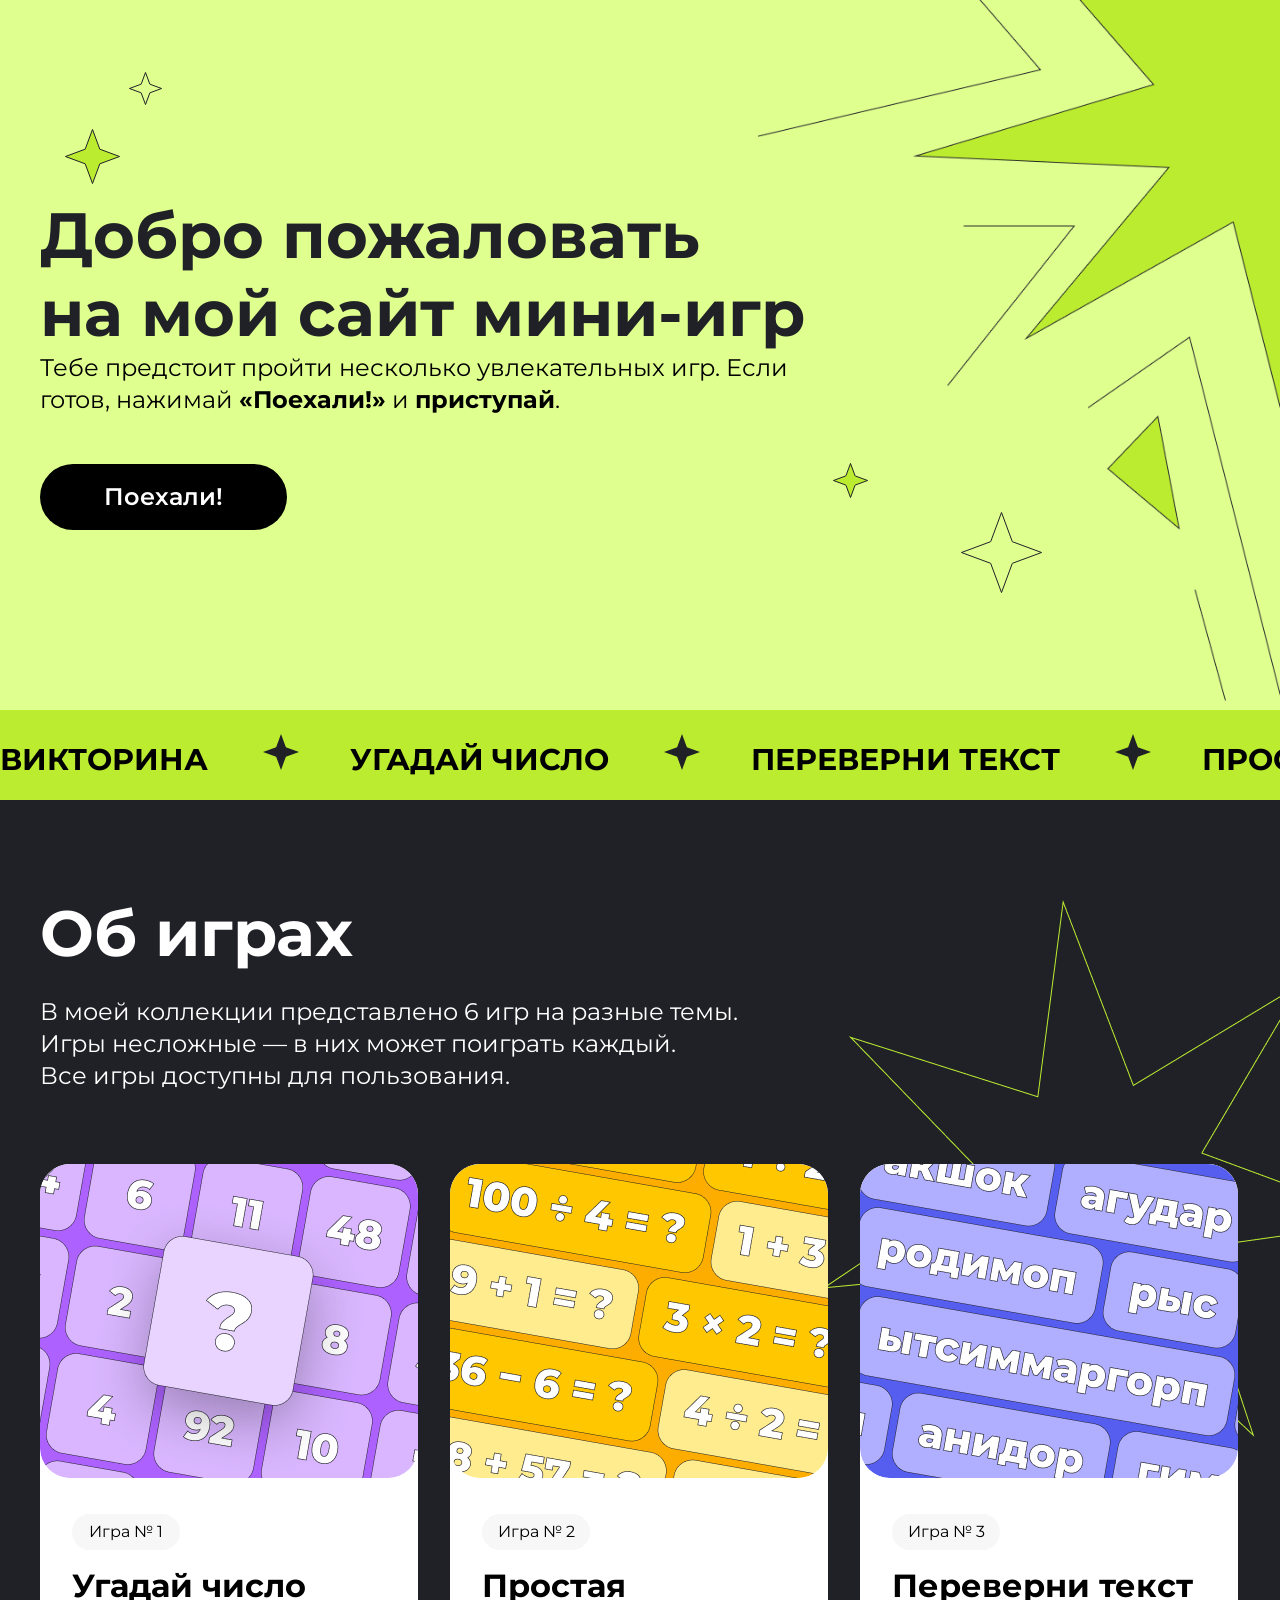
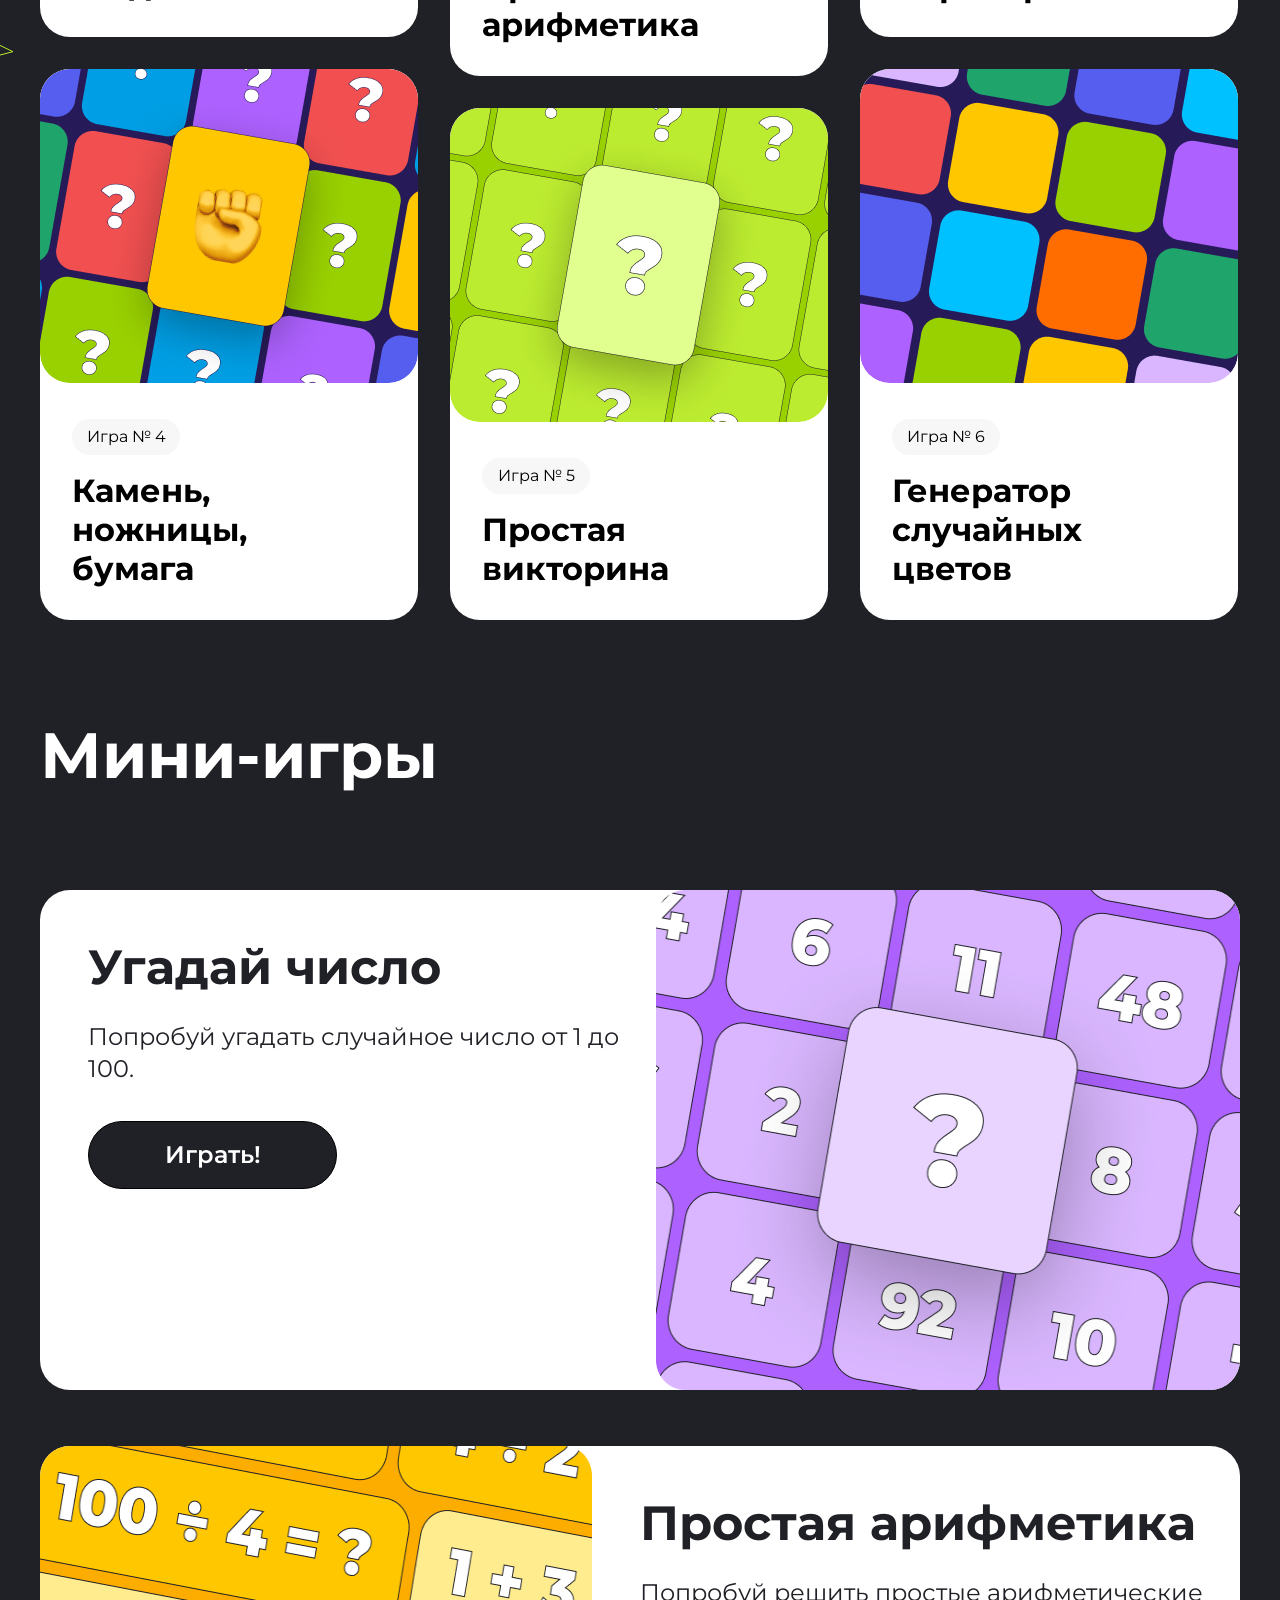
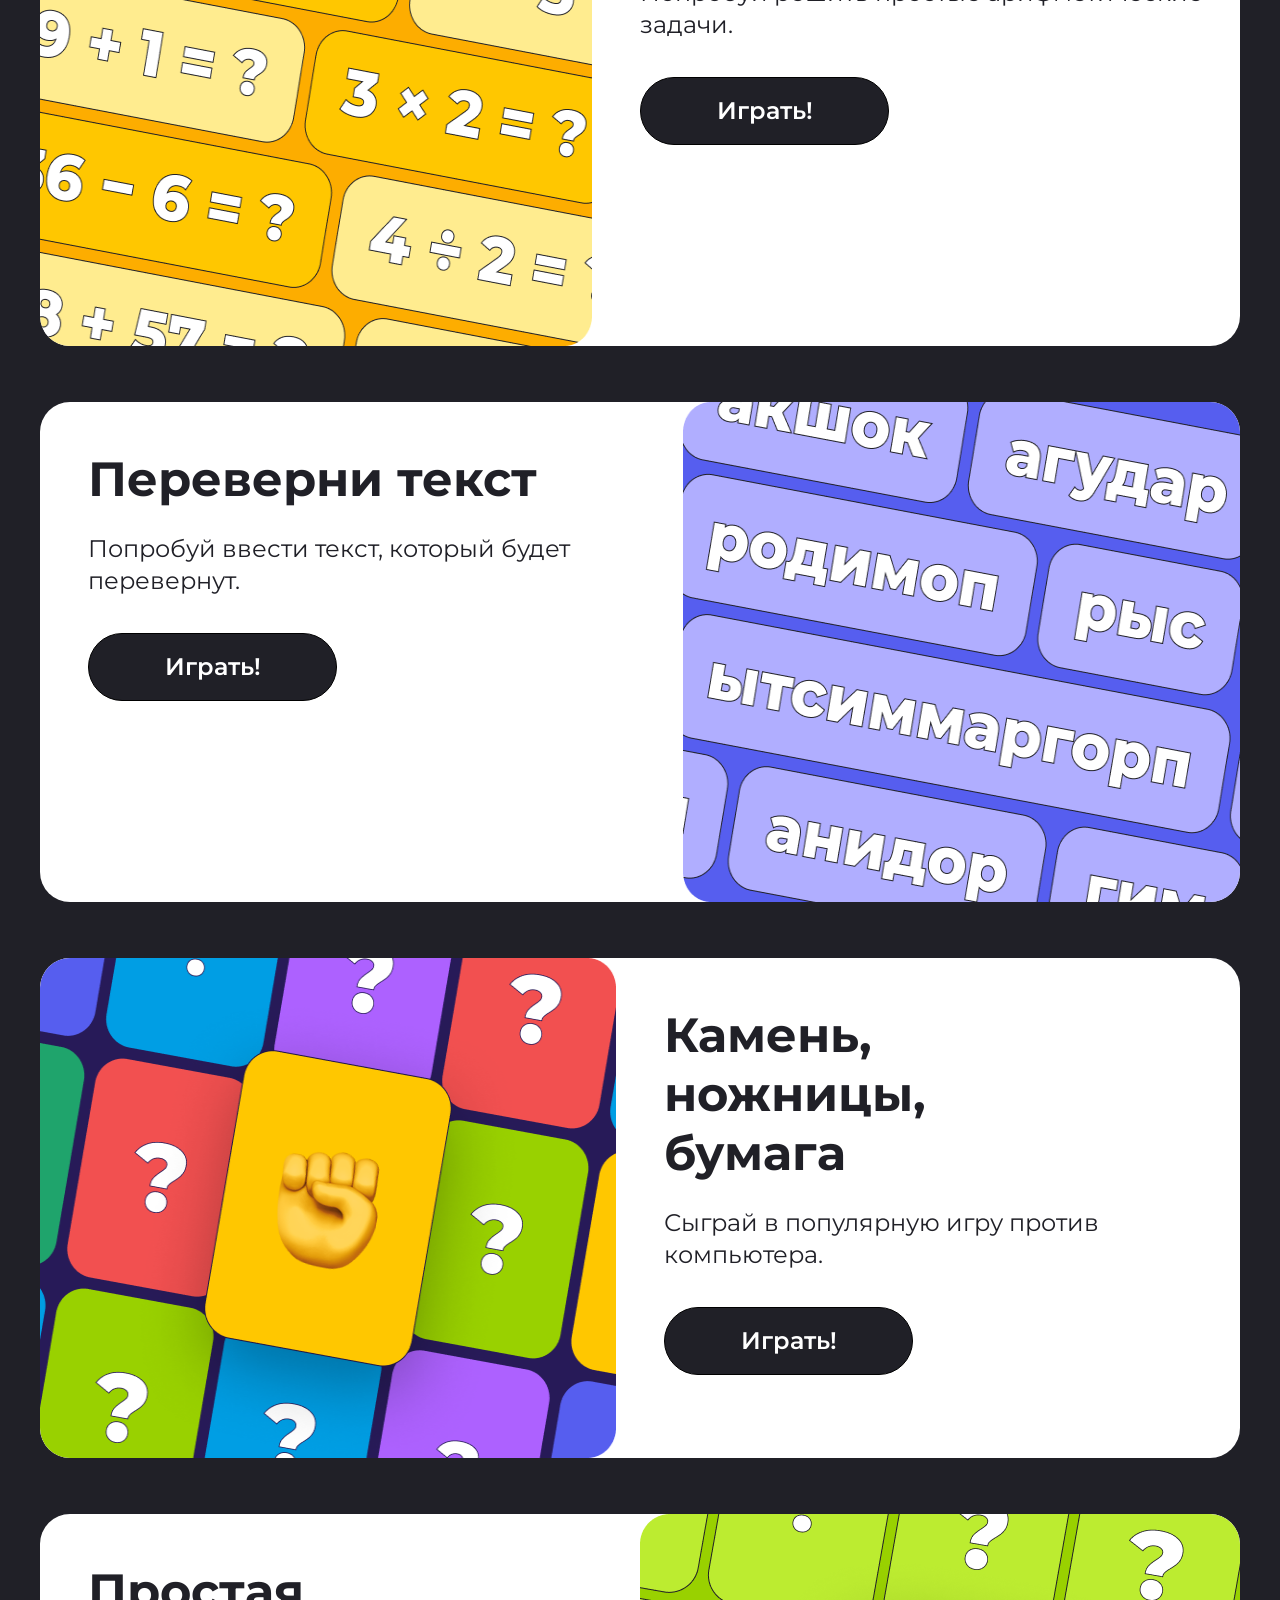
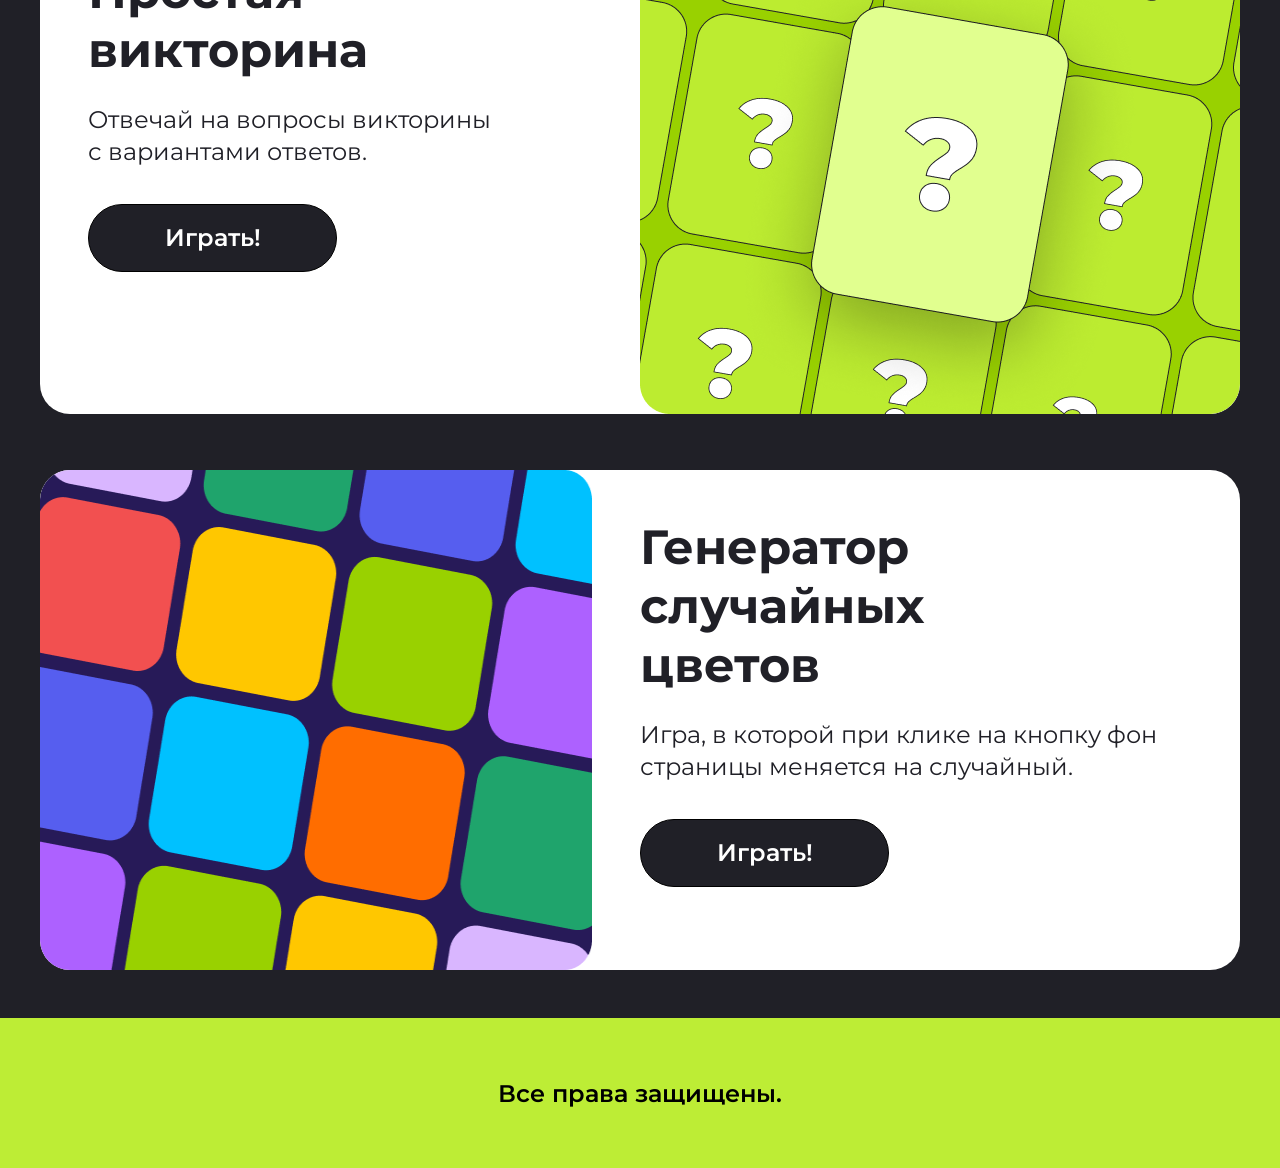
<file: index.html>
<!DOCTYPE html>
<html lang="ru">
<head>
    <meta charset="UTF-8">
    <meta name="viewport" content="width=device-width, initial-scale=1.0">
    <link rel="stylesheet" href="style.css">
    <link href="https://fonts.googleapis.com/css2?family=Montserrat:wght@400;500;600;700&display=swap" rel="stylesheet">
    <title>Document</title>
</head>
<body>
    <div class="top center">
<svg class="top__star top__star-1" width="35" height="35" viewBox="0 0 35 35" fill="none" xmlns="http://www.w3.org/2000/svg">
<path d="M21.7578 12.9473L21.8379 13.1621L22.0527 13.2422L33.5586 17.5L22.0527 21.7578L21.8379 21.8379L21.7578 22.0527L17.5 33.5586L13.2422 22.0527L13.1621 21.8379L12.9473 21.7578L1.44043 17.5L12.9473 13.2422L13.1621 13.1621L13.2422 12.9473L17.5 1.44043L21.7578 12.9473Z" stroke="#202027"/>
</svg>

<svg class="top__star top__star-2" width="57" height="57" viewBox="0 0 57 57" fill="none" xmlns="http://www.w3.org/2000/svg">
<path d="M35.7285 20.9756L35.8086 21.1914L36.0244 21.2715L55.5586 28.5L36.0244 35.7285L35.8086 35.8086L35.7285 36.0244L28.5 55.5586L21.2715 36.0244L21.1914 35.8086L20.9756 35.7285L1.44043 28.5L20.9756 21.2715L21.1914 21.1914L21.2715 20.9756L28.5 1.44043L35.7285 20.9756Z" fill="#BCEC30" stroke="#202027"/>
</svg>

<svg class="top__star top__star-3" width="37" height="37" viewBox="0 0 37 37" fill="none" xmlns="http://www.w3.org/2000/svg">
<path d="M23.0273 13.6768L23.1074 13.8926L23.3232 13.9727L35.5586 18.5L23.3232 23.0273L23.1074 23.1074L23.0273 23.3232L18.5 35.5586L13.9727 23.3232L13.8926 23.1074L13.6768 23.0273L1.44043 18.5L13.6768 13.9727L13.8926 13.8926L13.9727 13.6768L18.5 1.44043L23.0273 13.6768Z" fill="#BCEC30" stroke="#202027"/>
</svg>

<svg class="top__star top__star-4" width="83" height="83" viewBox="0 0 83 83" fill="none" xmlns="http://www.w3.org/2000/svg">
<path d="M52.2402 30.4648L52.3193 30.6807L52.5352 30.7598L81.5586 41.5L52.5352 52.2402L52.3193 52.3193L52.2402 52.5352L41.5 81.5586L30.7598 52.5352L30.6807 52.3193L30.4648 52.2402L1.44043 41.5L30.4648 30.7598L30.6807 30.6807L30.7598 30.4648L41.5 1.44043L52.2402 30.4648Z" stroke="#202027"/>
</svg>

        <div class="top__content">
            <h1 class="top__text">Добро<br class="top__content-space"> пожаловать <br>на мой сайт<br class="top__content-space"> мини-игр</h1>
            <p class="top__description">Тебе предстоит пройти несколько увлекательных игр. Если готов, нажимай <strong>«Поехали!»</strong> и <strong>приступай</strong>.</p>
            <div class="top__button">
                <a href="#about-games" class="top__button-custom">Поехали!</a>
            </div>
        </div>
        <div class="top__decor">
    <img src="./img/headerline.png" alt="star">
        </div> 
        <div class="top__decor-mobile">
    <img src="./img/Vector.png" alt="star">
        </div> 
    </div>


    <nav class="mini-games-nav ">
        <div class="mini-games-nav__container">
            <div>
<a href="#" class="mini-games-nav__item">ВИКТОРИНА</a>
  <span class="mini-games-nav__separator "><svg width="36" height="36" viewBox="0 0 36 36" fill="none" xmlns="http://www.w3.org/2000/svg">
    <path d="M18 0L22.8616 13.1384L36 18L22.8616 22.8616L18 36L13.1384 22.8616L0 18L13.1384 13.1384L18 0Z" fill="#202027"/>
  </svg></span>
            </div>
            <div>
  <a href="#" class="mini-games-nav__item ">УГАДАЙ ЧИСЛО</a>
  <span class="mini-games-nav__separator "><svg width="36" height="36" viewBox="0 0 36 36" fill="none" xmlns="http://www.w3.org/2000/svg">
    <path d="M18 0L22.8616 13.1384L36 18L22.8616 22.8616L18 36L13.1384 22.8616L0 18L13.1384 13.1384L18 0Z" fill="#202027"/>
  </svg></span> 
            </div>
            <div>
            <a href="#" class="mini-games-nav__item ">ПЕРЕВЕРНИ ТЕКСТ</a>
  <span class="mini-games-nav__separator  "><svg width="36" height="36" viewBox="0 0 36 36" fill="none" xmlns="http://www.w3.org/2000/svg">
    <path d="M18 0L22.8616 13.1384L36 18L22.8616 22.8616L18 36L13.1384 22.8616L0 18L13.1384 13.1384L18 0Z" fill="#202027"/>
  </svg></span>
            </div>
            <div>
  <a href="#" class="mini-games-nav__item ">ПРОСТАЯ АРИФМЕТИКА</a>
  <span class="mini-games-nav__separator  "><svg width="36" height="36" viewBox="0 0 36 36" fill="none" xmlns="http://www.w3.org/2000/svg">
    <path d="M18 0L22.8616 13.1384L36 18L22.8616 22.8616L18 36L13.1384 22.8616L0 18L13.1384 13.1384L18 0Z" fill="#202027"/>
  </svg></span>
            </div>
            <div>
  <a href="#" class="mini-games-nav__item ">КАМЕНЬ, НОЖНИЦЫ, БУМАГА</a>
  <span class="mini-games-nav__separator  "><svg width="36" height="36" viewBox="0 0 36 36" fill="none" xmlns="http://www.w3.org/2000/svg">
    <path d="M18 0L22.8616 13.1384L36 18L22.8616 22.8616L18 36L13.1384 22.8616L0 18L13.1384 13.1384L18 0Z" fill="#202027"/>
  </svg></span>
            </div>
            <div>
  <a href="#" class="mini-games-nav__item ">ГЕНЕРАТОР СЛУЧАЙНЫХ ЧИСЕЛ</a>
  <span class="mini-games-nav__separator  "><svg width="36" height="36" viewBox="0 0 36 36" fill="none" xmlns="http://www.w3.org/2000/svg">
    <path d="M18 0L22.8616 13.1384L36 18L22.8616 22.8616L18 36L13.1384 22.8616L0 18L13.1384 13.1384L18 0Z" fill="#202027"/>
  </svg></span>
            </div>
        </div>
    </nav>


    <nav class="mobile-games-nav ">
        <div class="mobile-games-nav__container">
            <div>
<a href="#" class="mobile-games-nav__item">ВИКТОРИНА</a>
  <span class="mobile-games-nav__separator  "><svg width="36" height="36" viewBox="0 0 36 36" fill="none" xmlns="http://www.w3.org/2000/svg">
    <path d="M18 0L22.8616 13.1384L36 18L22.8616 22.8616L18 36L13.1384 22.8616L0 18L13.1384 13.1384L18 0Z" fill="#202027"/>
  </svg></span>
            </div>
            <div>
  <a href="#" class="mobile-games-nav__item mobile-games-nav__position">УГАДАЙ ЧИСЛО</a>
            </div>  
        </div> 
    </nav>


    <div class="about-games center">
<div class=" about-games__star about-games__star--small">
  <img src="data:image/svg+xml,%3Csvg%20width%3D%2232%22%20height%3D%2232%22%20viewBox%3D%220%200%2032%2032%22%20fill%3D%22none%22%20xmlns%3D%22http%3A%2F%2Fwww.w3.org%2F2000%2Fsvg%22%3E%3Cpath%20d%3D%22M19.7299%2011.9161L19.7892%2012.1375L19.9965%2012.2377L29.7633%2016.9489L19.282%2019.7301L19.0596%2019.7894L18.9593%2019.9966L14.2472%2029.7633L11.467%2019.2821L11.4077%2019.0597L11.2015%2018.9596L1.43379%2014.2474L11.9159%2011.4672L12.1374%2011.4079L12.2375%2011.2016L16.9487%201.43382L19.7299%2011.9161Z%22%20stroke%3D%22%23BCEC30%22%2F%3E%3C%2Fsvg%3E" alt="Star">
</div>
<div class="about-games__star about-games__star--big ">
  <img src="data:image/svg+xml,%3Csvg%20width%3D%2255%22%20height%3D%2255%22%20viewBox%3D%220%200%2055%2055%22%20fill%3D%22none%22%20xmlns%3D%22http%3A%2F%2Fwww.w3.org%2F2000%2Fsvg%22%3E%3Cpath%20d%3D%22M34.7319%2020.6643L34.7912%2020.8867L34.9985%2020.986L52.916%2029.6302L33.6877%2034.7322L33.4652%2034.7914L33.365%2034.9987L24.7208%2052.9162L19.6188%2033.6878L19.5605%2033.4655L19.3533%2033.3653L1.43475%2024.7209L20.6641%2019.619L20.8865%2019.5608L20.9857%2019.3534L29.63%201.43493L34.7319%2020.6643Z%22%20stroke%3D%22%23BCEC30%22%2F%3E%3C%2Fsvg%3E" alt="Star">
</div>
        <div class="about-games__container">
            <section class="about-games__section">
                <h2 class="about-games__title " id="about-games">Об играх</h2>
                <p class="about-games__description">В моей коллекции представлено 6 игр на разные темы.<br>Игры несложные — в них может поиграть каждый.<br>Все игры доступны для пользования.</p>
            </section>
        </div>



<div class="about-games__decor">
    <img class="star" src="./img/Star.png" alt="">
</div>

        <div class="about-games__cards">
            <div class="about-games__card">
                <a href="#Guess__numbers" class="about-games__card-link">
                    <section class="about-games__card-section">
                <div><img class="about-games__card-image" src="./img/обложка.png" alt="Обложка"></div>
                <div class="about-games__card-content">
                    <div class="about-games__games">Игра № 1</div>
                    <h3 class="about-games__card-title">Угадай число</h3>
                </div>
            </section>
            </a>

                <a href="#Rock__scissors-paper" class="about-games__card-link">
                    <section class="about-games__card-long">
                <div><img class="about-games__card-image" src="./img/paper.png" alt="Обложка"></div>
                <div class="about-games__card-content">
                    <div class="about-games__games">Игра № 4</div>
                    <h3 class="about-games__card-title">Камень,<br>ножницы,<br>бумага</h3>
                </div>
            </section>
            </a>
            </div>

            <div class="about-games__card">
                <a href="#Simple__arithmetic" class="about-games__card-link">
            <section class="about-games__card-center">
                <div><img class="about-games__card-image" src="./img/арифметика.png" alt="Обложка"></div>
                <div class="about-games__card-content">
                    <div class="about-games__games">Игра № 2</div>
                    <h3 class="about-games__card-title">Простая<br>арифметика</h3>
                </div>
            </section>
            </a>

                <a href="#simple__quiz" class="about-games__card-link">
            <section class="about-games__card-center">
                <div><img class="about-games__card-image" src="./img/victory.png" alt="Обложка"></div>
                <div class="about-games__card-content">
                    <div class="about-games__games">Игра № 5</div>
                    <h3 class="about-games__card-title">Простая<br>викторина</h3>
                </div>
            </section>
            </a>
            </div>

            <div class="about-games__card">
                <a href="#Turn__text" class="about-games__card-link">
            <section class="about-games__card-section">
                <div><img class="about-games__card-image" src="./img/turntext.png" alt="Обложка"></div>
                <div class="about-games__card-content">
                    <div class="about-games__games">Игра № 3</div>
                    <h3 class="about-games__card-title">Переверни текст</h3>
                </div>
            </section>
            </a>

                <a href="#Color__generator" class="about-games__card-link">
            <section class="about-games__card-long">
                <div><img class="about-games__card-image" src="./img/randomcolor.png" alt="Обложка"></div>
                <div class="about-games__card-content">
                    <div class="about-games__games">Игра № 6</div>
                    <h3 class="about-games__card-title">Генератор<br>случайных<br>цветов</h3>
                </div>
            </section>
            </a>
            </div>
        </div>

    </div>
    <div class="mini-games center">
        <h2 class="mini-games__text">Мини-игры</h2>

        <div class="mini-games__card">
            <div class="mini-games__left">
                <h3 class="mini-games__name " id="Guess__numbers">Угадай число</h3>
                <p class="mini-games__description">Попробуй угадать случайное число от 1 до 100.</p>
                <div class="mini-games__button">
                <a href="#" id="randomNumber" class="mini-games__button-custom">Играть!</a>
                </div>
            </div>
            <div><img class="mini-games__image" src="./img/miniGames1.png" alt="Обложка"></div>
        </div>

        <div class="mini-games__card mini-games__flip mini-games__two">
            <div class="mini-games__left ">
                <h3 class="mini-games__name" id="Simple__arithmetic">Простая арифметика</h3>
                <p class="mini-games__description">Попробуй решить простые арифметические задачи.</p>
                <div class="mini-games__button">
                <a href="#" id="mathNumber" class="mini-games__button-custom">Играть!</a>
                </div>
            </div>
            <div><img class="mini-games__image" src="./img/miniGames2.png" alt="Обложка"></div>
        </div>

        <div class="mini-games__card mini-games__two">
            <div class="mini-games__left ">
                <h3 class="mini-games__name " id ="Turn__text">Переверни <br class="mini-games__br"> текст</h3>
                <p class="mini-games__description">Попробуй ввести текст, который будет перевернут.</p>
                <div class="mini-games__button">
                <a href="#" id="reverseText" class="mini-games__button-custom">Играть!</a>
                </div>
            </div>
            <div><img class="mini-games__image" src="./img/miniGames3.png" alt="Обложка"></div>
        </div>

        <div class="mini-games__card mini-games__flip mini-games__three">
            <div class="mini-games__left ">
                <h3 class="mini-games__name" id="Rock__scissors-paper">Камень,<br>ножницы,<br>бумага</h3>
                <p class="mini-games__description">Сыграй в популярную игру против компьютера.</p>
                <div class="mini-games__button">
                <a href="#" id="rockPaper" class="mini-games__button-custom">Играть!</a>
                </div>
            </div>
            <div><img class="mini-games__image" src="./img/miniGames4.png" alt="Обложка"></div>
        </div>

        <div class="mini-games__card mini-games__two">
            <div class="mini-games__left">
                <h3 class="mini-games__name" id="simple__quiz">Простая<br>викторина</h3>
                <p class="mini-games__description">Отвечай на вопросы викторины<br> с вариантами ответов.</p>
                <div class="mini-games__button">
                <a href="#" id="Quiz" class="mini-games__button-custom">Играть!</a>
                </div>
            </div>
            <div><img class="mini-games__image" src="./img/miniGames5.png" alt="Обложка"></div>
        </div>

        <div class="mini-games__card mini-games__flip mini-games__four">
            <div class="mini-games__left ">
                <h3 class="mini-games__name" id="Color__generator" >Генератор<br>случайных<br>цветов</h3>
                <p class="mini-games__description">Игра, в которой при клике на кнопку фон страницы меняется на случайный.</p>
                <div class="mini-games__button">
                <a href="#" id="Generator" class="mini-games__button-custom">Играть!</a>
                </div>
            </div>
            <div><img class="mini-games__image" src="./img/miniGames6.png" alt="Обложка"></div>
        </div>

    </div>

    <footer class="footer center">
        <h3 class="footer__text">Все права защищены.</h3>
    </footer>

    <script src="script.js"></script>
    <script src="hw-2.js"></script>
    <script src="hw-3.js"></script>
    <script src="hw-4.js"></script>
    <script src="hw-5.js"></script>
    <script src="hw-6.js"></script>
    <script src="hw-7.js"></script>
    <script src="hw-8.js"></script>
</body>
</html>
</file>
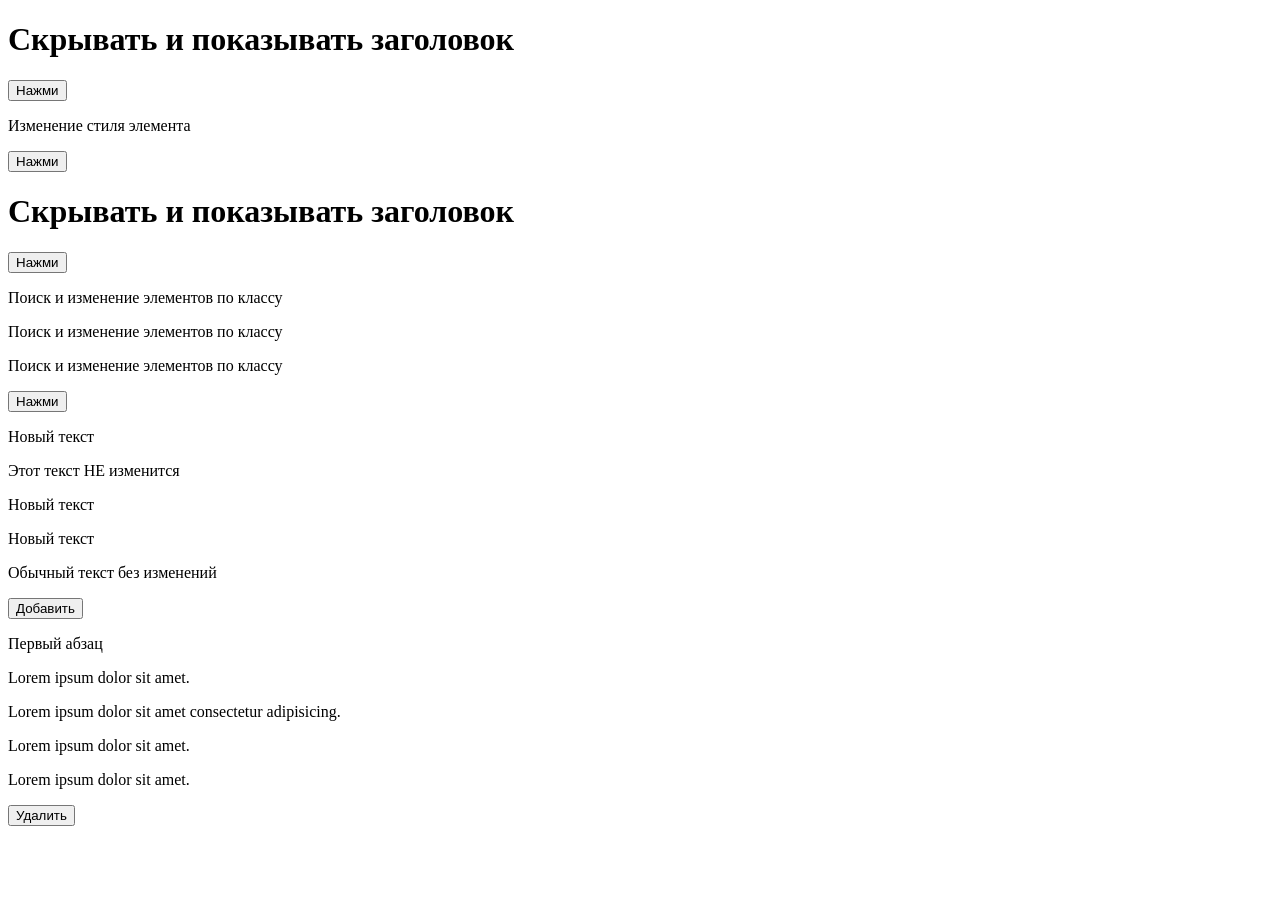
<file: hw-8.html>
<!DOCTYPE html>
<html lang="en">
<head>
    <meta charset="UTF-8">
    <meta name="viewport" content="width=device-width, initial-scale=1.0">
    <title>Document</title>
    <style>
        .hidden {
            display: none;
        }
    </style>
</head>
<body>
    <!--  Задание 1  -->
    <div>
        <h1 id = "header">Скрывать и показывать заголовок</h1>
        <button id = "toggleBtn">Нажми</button>
    </div>

    <!--  Задание 2  -->
    <div>
        <p class="paragraph">Изменение стиля элемента</p>
        <button id = "Button">Нажми</button>
    </div>

    <!-- Задание 3 -->
    <div>
        <h1 class="heading">Скрывать и показывать заголовок</h1>
        <button id = "btn">Нажми</button>
    </div>

    <!-- Задание 4 -->
     <div>
        <p class="description">Поиск и изменение элементов по классу</p>
        <p class="description">Поиск и изменение элементов по классу</p>
        <p class="description">Поиск и изменение элементов по классу</p>
        <button id = "click">Нажми</button>
    </div>

    <!-- Задание 5 -->
        <div>
    <p class="description__new">Этот текст изменится</p>
    <p>Этот текст НЕ изменится</p>
    <p class="description__new">Этот текст тоже изменится</p>
    <p class="description__new">И этот тоже</p>
    <p>Обычный текст без изменений</p>
        </div>
    

    <!-- Задание 6 -->
        <div>
    <button class="btn__add">Добавить </button>
        </div>

    <!-- Задание 7 -->
    <div>
        <P class="description__remove">Первый абзац</P>
        <P class="description__remove">Lorem ipsum dolor sit amet.</P>
        <P class="description__remove">Lorem ipsum dolor sit amet consectetur adipisicing.</P>
        <P class="description__remove">Lorem ipsum dolor sit amet.</P>
        <P class="description__remove">Lorem ipsum dolor sit amet.</P>
        <button class="btn__remove">Удалить</button>
    </div>
    

 <script>
    // Задание 1
    const headerEl = document.querySelector('#header');
    const toggleBtnEl = document.querySelector('#toggleBtn');

    toggleBtnEl.addEventListener('click', function () {
            headerEl.classList.toggle('hidden');
        });

    // Задание 2
        const paragraphEl = document.querySelector('.paragraph');
        const ButtonEl = document.querySelector('#Button');

        ButtonEl.addEventListener('click', function () {
            paragraphEl.style.color = 'blue';
        });

    // Задание 3
        const headingEL = document.querySelector('.heading');
        const btnEl = document.querySelector('#btn');

        btnEl.addEventListener('click', function () {
            headingEL.textContent = 'Привет, мир!';
        });

    // Задание 4
    const descriptionEl = document.querySelectorAll('.description');
    const clickEl = document.querySelector('#click');

    clickEl.addEventListener('click', function () {
        
        descriptionEl.forEach(function(element) {
            element.textContent = 'Измененный текст!';
        });
    });

    // Задание 5
    const descriptionElements = document.querySelectorAll('.description__new');

        descriptionElements.forEach(function(element) {
            element.textContent = 'Новый текст';
        });

    console.log('Текст изменен у ' + descriptionElements.length + ' элементов.');

    // Задание 6
    const btnAdd = document.querySelector('.btn__add');

    btnAdd.addEventListener('click', function () {
        const newParagraph = document.createElement('p');
        newParagraph.textContent = 'Новый абзац';
        document.body.appendChild(newParagraph);
    });

    // Задание 7

    const btnRemove = document.querySelector('.btn__remove');

    btnRemove.addEventListener('click', function () {
        const descriptionElements = document.querySelector('.description__remove');
        descriptionElements.remove();
    });


 </script>   
</body>
</html>
</file>
<file: style.css>
* {
  margin: 0;
  padding: 0;
}

html {
  scroll-behavior: smooth;
}

.center {
  padding-left: calc(50% - 600px);
  padding-right: calc(50% - 600px);
}


/* Звезды */

.top__decor-mobile{
    display: none;
}

.top__star {
    position: absolute;
}

/* Positions */
.top__star-1 { top: 10%; left: 10%; }
.top__star-2 { top: 18%; left: 5%; }
.top__star-3 { top: 65%; left: 65%; }
.top__star-4 { top: 72%; left: 75%; }
/* Конец звезд */


/* Верхняя часть сайта */
 .top {
  max-width: 1440px;
  height: 710px;
  background-image: url(./img/fon.jpg);
  display: grid;
  grid-template-columns: 1fr 1fr; /* левая и правая часть */
  background: #dfff8f;
  position: relative;
  overflow: hidden;
 }

 .top__content{
    padding-top: 196px;
    width: 769px;
 }

 .top__content-space{
    display: none;
 }

.top__decor img {
  position: absolute;
  top: 0;
  right: 0;
  height: 100%;
  object-fit: cover;
}

 .top__text{
    color: rgba(32, 32, 39, 1);
    font-family: 'Montserrat';
    font-size: 64px;
    font-weight: 700;
    line-height: 78px;
 }

 .top__description{
    font-family: 'Montserrat';
    font-weight: 400;
    font-size: 24px;
    line-height: 32px;
    padding-bottom: 48px;
 }

 .top__button-custom{
    display: inline-block;
    width: 247px;
    background-color: rgb(0, 0, 0);
    color: rgb(255, 255, 255);
    font-family: 'Montserrat';
    font-weight: 600;
    font-size: 24px;
    text-align: center;
    line-height: 66px;
    border-radius: 60px;
    text-decoration: none;
    transition: all 0.4s ease;
 }

 .top__button-custom:hover{
        background-color: rgb(255, 255, 255);
        cursor: pointer;
        color: rgb(0, 0, 0);
}

/* Конец верхней части сайта */


/* анимация скрона влево */

.mini-games-nav {
  background-color: #BCEC30;
  height: 90px;
  overflow: hidden;
  width: 100%;
  position: relative;
  display: flex;
}

.mini-games-nav__container {
  display: flex;
  gap: 51px;
  padding-top: 24px;
  animation: strip-move 10s linear infinite;
  flex-wrap: nowrap;
  white-space: nowrap;
  will-change: transform;
  transform: translateZ(0);
}

.mini-games-nav__item {
  font-family: 'Montserrat';
  font-weight: 700;
  font-size: 30px;
  color: #000;
  text-decoration: none;
  white-space: nowrap;
}

.mini-games-nav__separator {
  flex-shrink: 0;
  display: inline-flex;
  align-items: center;
  margin-left: 51px;
}

@keyframes strip-move {
  0% {
    transform: translateX(0);
  }
  100% {
    transform: translateX(-50%);
  }
}

.mini-games-nav__container:hover {
  animation-play-state: paused;
}
/* Конец навигации мини-игр */

/* Описание игр */


.about-games__star {
  position: relative;
  z-index: 2;
}

.about-games__star--small img {
  position: absolute;
  top: 770px;
   left: -95px;
}

.about-games__star--big img {
  position: absolute;
  top: 822px;
  left: -80px;
}

.about-games{
    position: relative;
    max-width: 1440px;
    height: 1470px;
    background-color: #202027;
}

.about-games__container{
    padding-top: 94px;
    width: 1200px;
}

.about-games__section{
    padding-bottom: 72px;
}

.about-games__title{
    font-family: 'Montserrat';
    font-weight: 700;
    font-size: 64px;
    color: #ffffff;
    padding-bottom: 24px;
}

.about-games__description{
    font-family: 'Montserrat';
    font-weight: 400;
    font-size: 24px;
    line-height: 32px;
    color: #ffffff;
}

/* Конец описания игр */

/* Карточки игр */
.about-games__cards{
    display: flex;
    gap: 32px;
    position: relative;
    z-index: 2;
}

.about-games__card{
    display: flex;
    gap: 32px;
    flex-direction: column;
}


.about-games__card-link{
    text-decoration: none;
    color: #000;
}

.about-games__card-section{
    width: 378px;
    height: 473px;
    background-color: #fff;
    border-radius: 30px;
    transition: all 0.3s ease;
}



.about-games__card-section:hover {
    transform: scale(1.1);
}

.about-games__card-long{
    width: 378px;
    height: 551px;
    background-color: #fff;
    border-radius: 30px;
    transition: all 0.3s ease;
}

.about-games__card-long:hover{
    transform: scale(1.1);
}

.about-games__card-center{
    width: 378px;
    height: 512px;
    background-color: #fff;
    border-radius: 30px;
    transition: all 0.3s ease;
}

.about-games__card-center:hover{
    transform: scale(1.1);
}

.about-games__card-image{
    width: 378px;
    height: 314px;
    border-radius: 30px;
}

.about-games__games{
    font-family: 'Montserrat';
    box-sizing: border-box;
    background: #F7F7F7;
    width: 108px;
    height: 36px;
    border-radius: 52px;
    text-align: center;
    padding-top: 8px;
}

.about-games__card-content{
    margin-left: 32px;
    margin-top: 32px;
}

.about-games__card-title{
    padding-top: 16px;
    font-family: 'Montserrat';
    font-weight: 700;
    font-size: 32px;
}

.star {
    position: absolute;
    top: 100px;
    right: 0px;
    z-index: 1;
}

/* mini игры */

.mini-games {
    background-color: #202027;
    padding-bottom: 48px;
}

.mini-games__text {
    color: #fff;
    font-family: 'Montserrat';
    font-size: 40px;
    font-weight: 700;
    line-height: 49px;
    padding: 48px 0 24px;
    text-align: left;
}

.mini-games__card {
    display: flex;
    flex-direction: column-reverse;
    justify-content: space-between;
    width: 100%;
    max-width: 343px;
    background: #ffffff;
    border-radius: 27px;
    margin: 24px auto 0;
    overflow: hidden;
}

.mini-games__image {
    width: 100%;
    height: auto;
    display: block;
}

.mini-games__left {
    padding-bottom: 32px;
}


.mini-games{
    background-color: #202027;
    height: 3500px;
    display: flex;
    flex-direction: column;
    row-gap: 32px;
}

.mini-games__text{
    color: rgba(255, 255, 255, 1);
    font-family: 'Montserrat';
    font-size: 64px;
    font-weight: 700;
    line-height: 78px;
    padding-top: 46px;
    padding-bottom: 40px;
}

.mini-games__card{
    background-color: #fff;
    max-width: 1200px;
    height: 500px;
    border-radius: 30px;
    display: flex;
    flex-direction: row;
}

.mini-games__left{
    padding-left: 48px;
    max-width: 600px;
}

.mini-games__flip{
    flex-direction: row-reverse;
}

.mini-games__name{
    color: rgba(32, 32, 39, 1);
    font-family:'Montserrat';
    font-size: 48px;
    font-weight: 700;
    line-height: 59px;
    padding-top: 48px;
    padding-bottom: 24px;
}

.mini-games__description{
    color: rgba(32, 32, 39, 1);
    font-family:'Montserrat';
    font-size: 24px;
    font-weight: 400;
    line-height: 32px;
    padding-bottom: 36px;
}

.mini-games__button-custom{
    display: inline-block;
    width: 247px;
    background-color: rgba(32, 32, 39, 1);
    color: rgb(255, 255, 255);
    font-family: 'Montserrat';
    font-weight: 600;
    font-size: 24px;
    text-align: center;
    line-height: 66px;
    border-radius: 60px;
    text-decoration: none;
    transition: all 0.4s ease;
    border: 1px solid rgba(0, 0, 0, 1);
}

.mini-games__button-custom:hover {
    background-color: rgb(255, 255, 255);
    cursor: pointer;
    color: rgb(0, 0, 0);
}

.mini-games__image{
    height: 500px;
}

.mobile-games__image{
    width: 343px;
}

.footer{
    height: 150px;
    background: rgba(189, 237, 53, 1);
    display: flex;
    justify-content: center; 
    align-items: center;
}

.footer__text{
    color: rgba(0, 0, 0, 1);
    font-family: 'Montserrat';
    font-size: 24px;
    font-weight: 600;
    line-height: 29px;
}

.mobile-games-nav__container{
    display: none;
}


.mini-games__br{
        display: none;
    }


/* mobile */ 


@media (max-width: 813px) {

    .mini-games__br{
        display: block;
    }

.mini-games{
    background-color: #202027;
    height: 3740px;
    row-gap: 0;
    padding-bottom: 0;
}


.mini-games__card{
    display: flex;
    flex-direction: column-reverse;
    width: 343px;
    height: 528px;
    background: #ffffff;
    border-radius: 27px;
    margin-top: 24px;
}

.mini-games__two{
    height: 567px;
}

.mini-games__three{
    height: 606px;
}

.mini-games__four{
    height: 626px;
}

.mini-games__text{
    color: rgba(255, 255, 255, 1);
    font-family: 'Montserrat';
    font-size: 40px;
    font-weight: 700;
    line-height: 49px;
    padding-top: 48px;
    padding-bottom: 24px;
    display: flex;
    justify-content: center;
}

.mini-games__image{
    height: 284px;
}

.mini-games__left{
    padding-left: 0;
}

.mini-games__name{
    color: rgba(32, 32, 39, 1);
    font-family: 'Montserrat';
    font-size: 32px;
    font-weight: 700;
    line-height: 39px;
    padding-top: 29px;
    padding-bottom: 16px;
    padding-left: 29px;
}

.mini-games__description{
    width: 285px;
    color: rgba(0, 0, 0, 1);
    font-family: 'Montserrat';
    font-size: 16px;
    font-weight: 400;
    line-height: 20px;
    padding-bottom: 32px;
    padding-left: 29px;
}

.mini-games__button{
    display: flex;
    flex-wrap: wrap;
    align-items: center;
    justify-content: center;
}

.mini-games__button-custom{
    display: flex;
    justify-content: center;
    align-items: center;
    width: 285px;
    height: 55px;
    background-color: rgba(32, 32, 39, 1);
    color: rgb(255, 255, 255);
    font-family: 'Montserrat';
    font-weight: 600;
    font-size: 16px;
    border-radius: 60px;
    text-decoration: none;
}



    .mini-games-nav{
        display: none;
    }

    .mobile-games-nav__container{
        display: flex;
        align-items: center;
        gap: 27px;
    }

    .mobile-games-nav__container > div{
        display: flex;
        align-items: center;
    }

    .mobile-games-nav{
        height: 51px;
        background: #BCEC30;
        display: flex;
        align-items: center;
    }

    .mobile-games-nav__separator{
        display: flex;
        align-items: center;
    }

    .mobile-games-nav__item{
        color: rgba(32, 32, 39, 1);
        font-family: 'Montserrat';
        font-size: 16px;
        font-weight: 700;
        text-decoration: none;
        padding-right: 27px;
        display: flex;
        align-items: center;
    }

    /* Звезды */

    .top__star {
        position: absolute;
    }

    /* Positions */
    .top__star-1 { 
        width: 21px;
        top: 64px; 
        left: 91px; 
    }
    .top__star-2 { 
        width: 35px;
        top: 97px; 
        left: 37px; }
    .top__star-3 { 
        width: 18px;
        top: 557px; 
        left: 272px; }
    .top__star-4 { 
        width: 39px;
        height: 41px;
        top: 580px; 
        left: 303px; }
    /* Конец звезд */

     .center {
  padding-left: max(16px, calc(50% - 600px));
  padding-right: max(16px, calc(50% - 600px));
    }   

    .top{
        display: flex;
        justify-content: center;
    }

    .top__content{
        padding-top: 147px;
        max-width: 296px;
        
    }

    .mini-games-nav__container{
        padding-top: 16px;
    }


    .top__content-space{
        display: block;
    }

    .top__text{
        color: rgba(32, 32, 39, 1);
        font-family: 'Montserrat';
        font-size: 40px;
        font-weight: 700;
        line-height: 49px;
        text-align: center;
        padding-bottom: 24px;
    }

    .top__description{
        color: rgba(32, 32, 39, 1);
        font-family:'Montserrat';
        font-size: 16px;
        font-weight: 400;
        line-height: 20px;
        text-align: center;
        padding-bottom: 36px;
    }

    .top__button-custom{
        display: inline-block;
        width: 285px;
        background-color: rgb(0, 0, 0);
        color: rgb(255, 255, 255);
        font-family: 'Montserrat';
        font-weight: 600;
        font-size: 16px;
        text-align: center;
        border-radius: 60px;
        text-decoration: none;
    }

    .top__decor-mobile{
        display: block;
        position: absolute;
        top: 0;
        right: 0;
    }

    .top__decor{
        display: none;
    }

    .mobile-games{
        display: flex;
        justify-content: center;
        flex-direction: column;
        flex-wrap: wrap;
        align-items: center;
    }

    .about-games {
        display: none;
    }

    .footer{
        height: 100px;
    }
    .footer__text{
        color: rgba(0, 0, 0, 1);
        font-family: 'Montserrat';
        font-size: 16px;
        font-weight: 600;
        line-height: 20px;
        text-align: center;
    }
}



/* tablet */

@media (min-width: 814px) and (max-width: 1024px) {
    .mini-games-nav{
        display: none;
    }

    .mobile-games-nav{
        height: 51px;
        background: #BCEC30;
        display: flex;
        align-items: center;
    }

    .top__content{
        padding-top: 120px;
        padding-left: 20px;
        padding-right: 20px;
        width: 100%;
        max-width: 600px;
        box-sizing: border-box;
    }

    .top__star-2{
        top: 2%;
        left: 20px;
    }

    .mobile-games-nav__container{
        display: flex;
        align-items: center;
        gap: 27px;
    }

    .mobile-games-nav__container > div{
        display: flex;
        align-items: center;
    }

    .mobile-games-nav__separator{
        display: flex;
        align-items: center;
    }

    .mobile-games-nav__item{
        color: rgba(32, 32, 39, 1);
        font-family: 'Montserrat';
        font-size: 16px;
        font-weight: 700;
        text-decoration: none;
        padding-right: 27px;
        display: flex;
        align-items: center;
    }

    .about-games{
        height: auto;
        min-height: 1470px;
        padding-bottom: 50px;
    }

    .about-games__container{
        width: 100%;
        padding-left: 20px;
        padding-right: 20px;
        box-sizing: border-box;
    }

    .about-games__cards{
        flex-wrap: wrap;
        justify-content: center;
        gap: 20px;
    }

    .about-games__card{
        flex-direction: row;
        flex-wrap: wrap;
        gap: 20px;
        width: 100%;
        max-width: 100%;
        justify-content: center;
    }

    .about-games__card-section,
    .about-games__card-long,
    .about-games__card-center{
        width: 350px;
        height: 551px;
    }

    .about-games__card-image{
        width: 350px;
        height: auto;
        max-height: 314px;
        object-fit: cover;
    }

    .mini-games{
        padding-left: 20px;
        padding-right: 20px;
        padding-bottom: 30px;
        box-sizing: border-box;
        height: auto;
    }

    .mini-games__card{
        width: 100%;
        height: 350px;
        margin: 0 auto;
        border-radius: 30px;
        overflow: hidden;
    }

    .mini-games__left{
        padding-left: 24px;
        width: 50%;
        flex: 0 0 50%;
        box-sizing: border-box;
    }

    .mini-games__name{
        font-size: 28px;
        line-height: 34px;
        padding-top: 24px;
        padding-bottom: 12px;
    }

    .mini-games__description{
        font-size: 16px;
        line-height: 22px;
        padding-bottom: 20px;
    }

    .mini-games__button-custom{
        width: 180px;
        font-size: 16px;
        line-height: 44px;
    }

    .mini-games__card > div:last-child{
        width: 50%;
        flex: 0 0 50%;
        display: flex;
        align-items: center;
        justify-content: center;
        overflow: hidden;
    }

    .mini-games__image{
        height: 100%;
        width: 100%;
        object-fit: cover;
        border-top-right-radius: 30px;
        border-bottom-right-radius: 30px;
    }

    .footer{
        height: 75px;
    }

    .top__text{
        font-size: 48px;
        line-height: 58px;
    }

    .top__description{
        font-size: 18px;
        line-height: 24px;
    }

    .about-games__title{
        font-size: 48px;
        line-height: 58px;
    }

    .about-games__description{
        font-size: 18px;
        line-height: 24px;
    }

    .mini-games__text{
        font-size: 48px;
        line-height: 58px;
    }

    .footer__text{
        font-size: 18px;
        line-height: 22px;
    }
}
</file>
